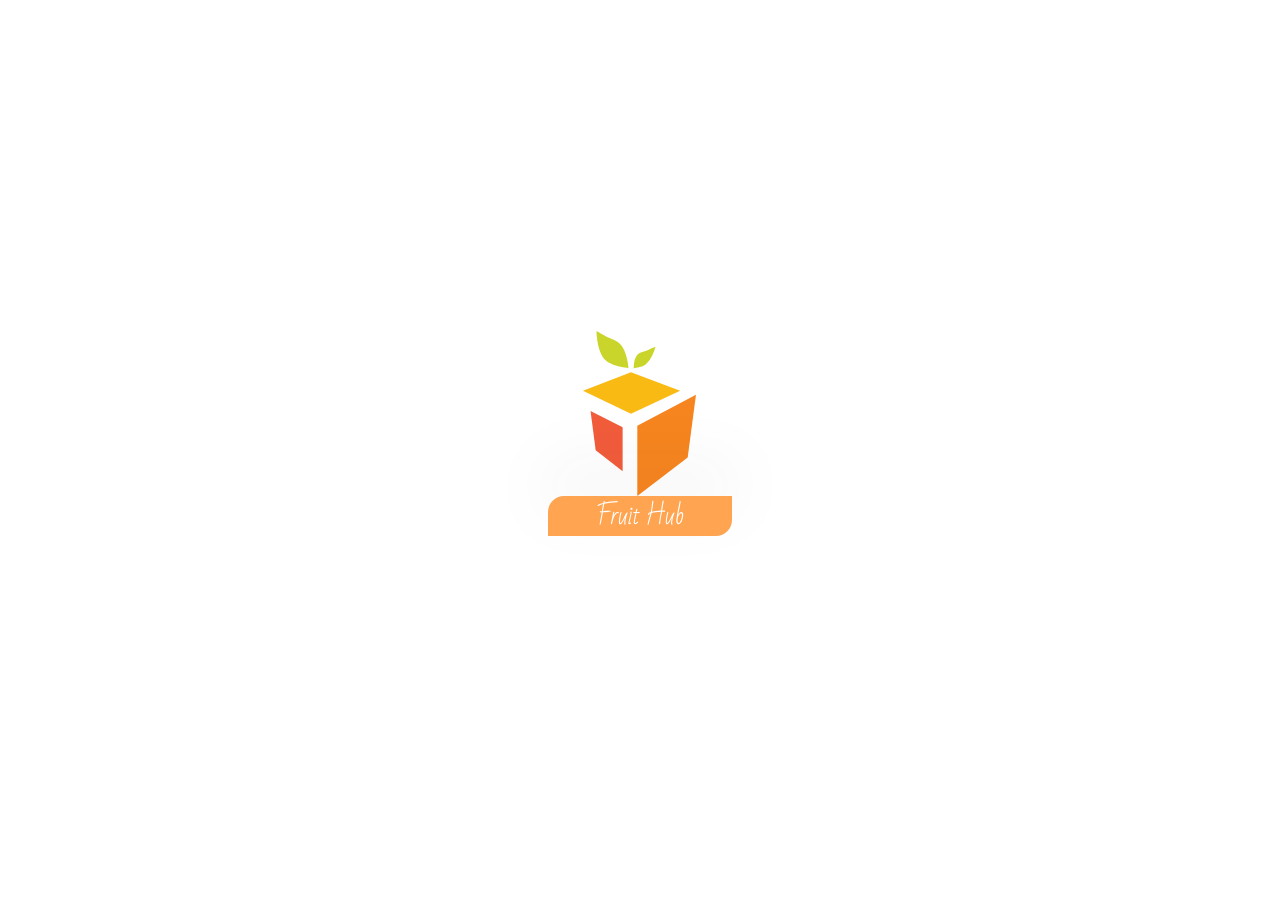
<file: index.html>
<!DOCTYPE html>
<html lang="en">
<head>
    <meta charset="UTF-8">
    <meta name="viewport" content="width=device-width, initial-scale=1.0">

    <!-- LINKS -->
    <link rel="stylesheet" href="./styles/style.css">
    <link rel="shortcut icon" href="./images/favicon.ico" type="image/x-icon">

    <title>Fruit Hub App</title>
</head>
<body>
    
    <main>
        <div class="container">
            <div class="logo">
                <a href="./welcome.html">
                    <img src="./images/logo.svg" alt="fruithub logo" class="logo--animation">
                </a>
            </div>
        </div>
    </main>

    <!-- SCRIPTS -->
    <script src="./js/index.js"></script>
    
</body>
</html>
</file>
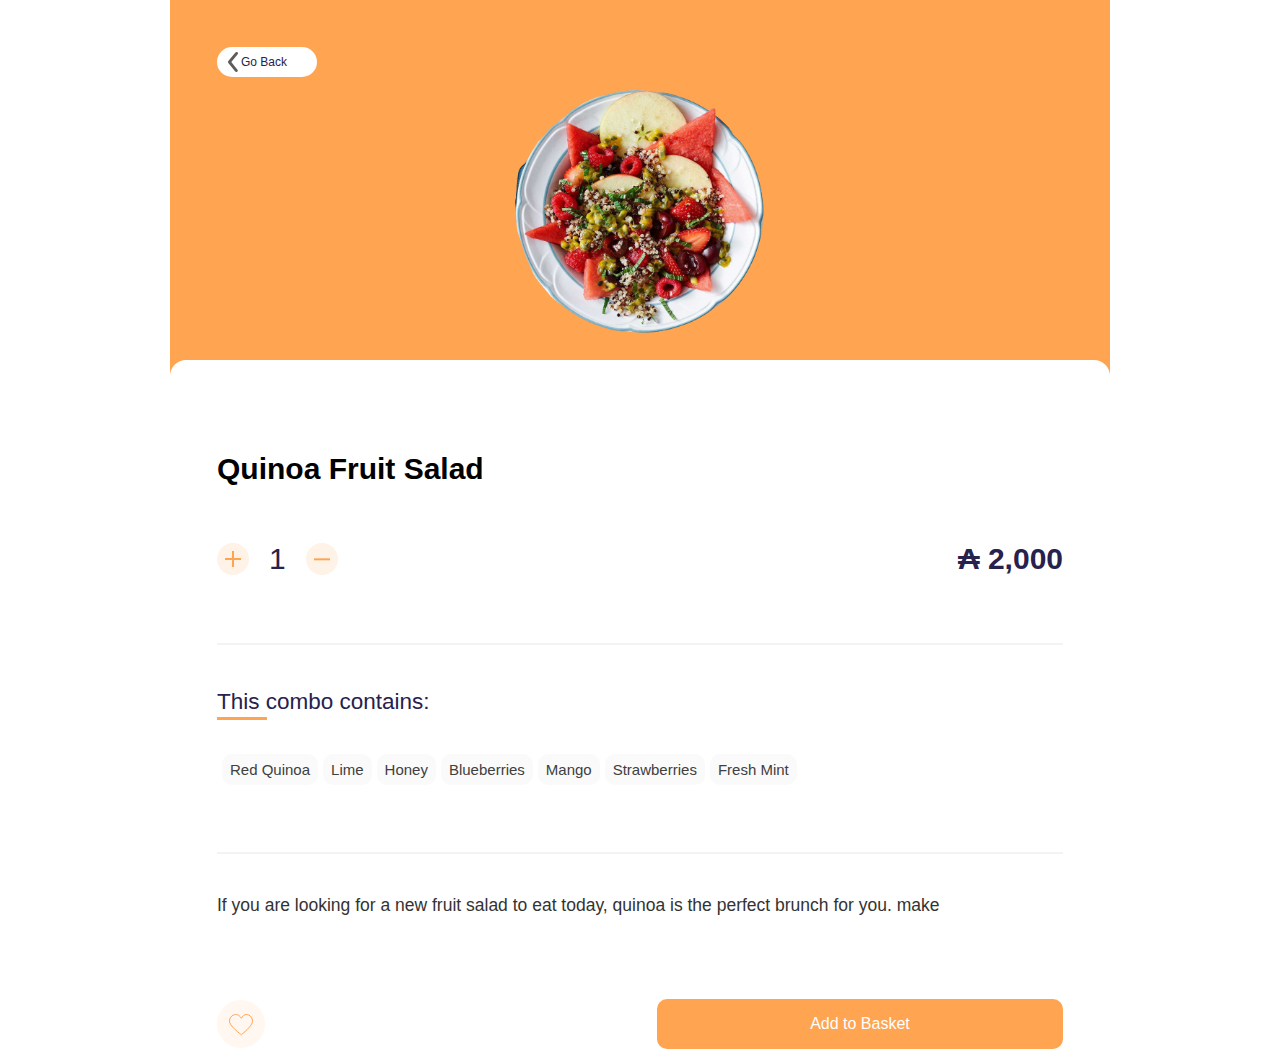
<file: addbasket.html>
<!DOCTYPE html>
<html lang="en">
<head>
    <meta charset="UTF-8">
    <meta name="viewport" content="width=device-width, initial-scale=1.0">

    <!-- LINKS -->
    <link rel="stylesheet" href="./styles/style.css">
    <link rel="shortcut icon" href="./images/favicon.ico" type="image/x-icon">

    <title>Fruit Hub App | Add to Basket</title>
</head>
<body>
    
    <main>
        <div class="container"> 
            <div class="container__content">
                <section class="view">
                    <div class="view__button">
                        <a href="./homescreen.html">
                            <img src="./images/back.svg" alt="">
                            Go Back
                        </a>
                    </div>
                    <div class="view__image">
                        <img src="./images/quinoa.svg" alt="quinoa fruit salad">
                    </div>
                </section>
                <section class="info">
                    <section class="info__price">
                        <h1>Quinoa Fruit Salad</h1>
                        <div class="info__add">
                            <div>
                                <img src="./images/plus.svg" alt="add basket">
                                <span>1</span>
                                <img src="./images/remove.svg" alt="remove basket">
                            </div>
                            <p>₳ 2,000</p>
                        </div>
                    </section>
                    <section class="info__tags">
                        <h2>This combo contains:</h2>
                        <div>
                            <ul>
                                <li>Red Quinoa</li>
                                <li>Lime</li>
                                <li>Honey</li>
                                <li>Blueberries</li>
                                <li>Mango</li>
                                <li>Strawberries</li>
                                <li>Fresh Mint</li>
                            </ul>
                        </div>
                    </section>
                    <section class="info__text">
                        <p>If you are looking for a new fruit salad to eat today, quinoa is the perfect brunch for you. make</p>
                    </section>
                    <section class="info__buttons">
                        <img src="./images/heart-circle.svg" alt="favorite">
                        <button>Add to Basket</button>
                    </section>
                </section>
            </div>
        </div>
    </main>

</body>
</html>
</file>
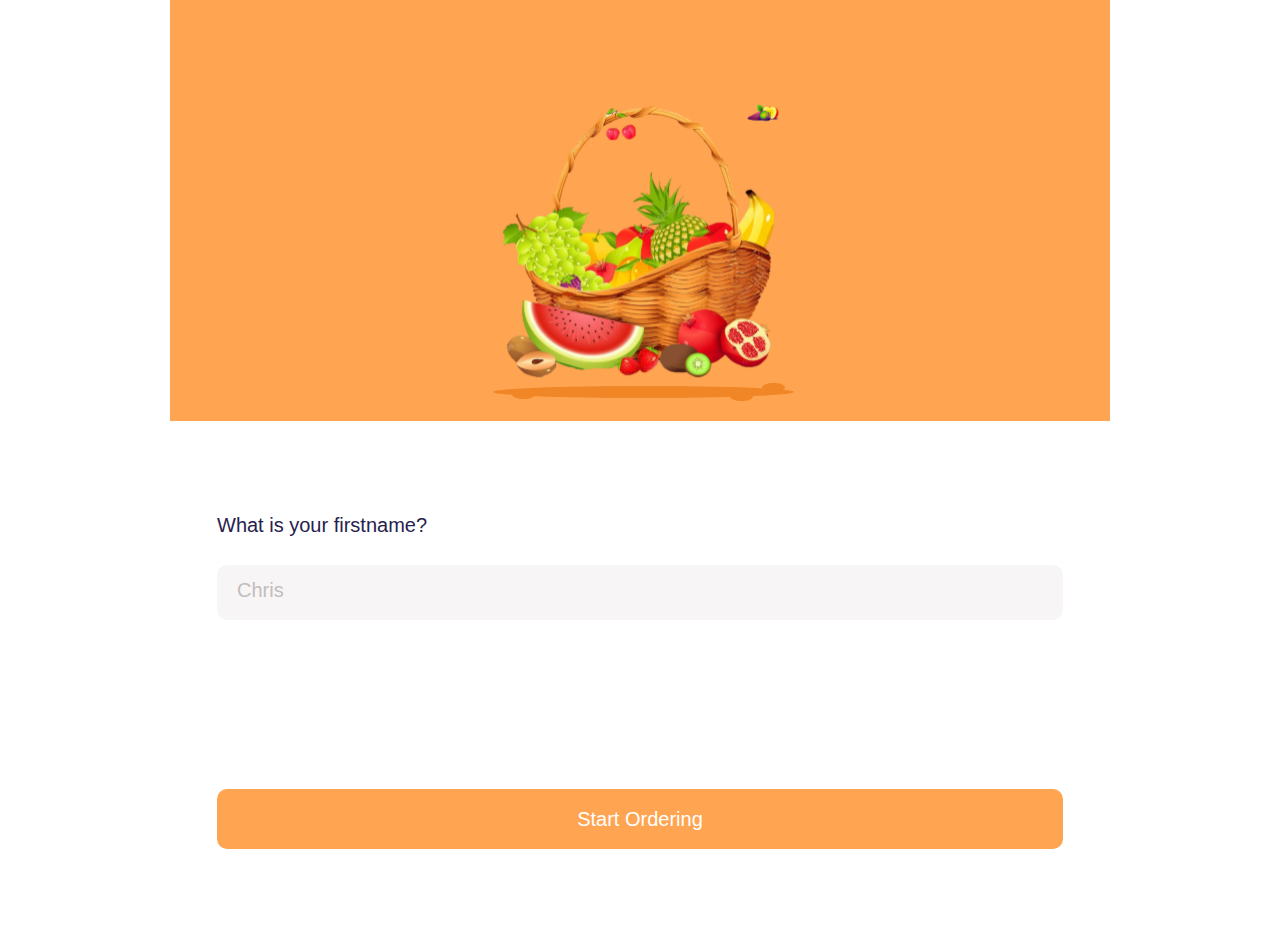
<file: authentication.html>
<!DOCTYPE html>
<html lang="en">
<head>
    <meta charset="UTF-8">
    <meta name="viewport" content="width=device-width, initial-scale=1.0">

    <!-- LINKS -->
    <link rel="stylesheet" href="./styles/style.css">
    <link rel="shortcut icon" href="./images/favicon.ico" type="image/x-icon">

    <title>Fruit Hub App | Authentication</title>
</head>
<body>
    
    <main>
        <div class="container">

            <section class="authentication">
                <div class="authentication__image">
                    <img src="./images/basket-2.svg" alt="fruit basket">
                </div>
                <form class="authentication__form">
                    <div class="authentication__content">
                        <label class="content__title">What is your firstname?</label>
                        <input type="text" class="authentication__input" placeholder="Chris">
                        <p class="authentication__text--hidden">* Please enter a name</p>
                    </div>

                    <div class="authentication__button">
                        <a class="authentication__submit">Start Ordering</a>
                    </div>
                </form>
            </section>

        </div>
    </main>

    <!-- SCRIPTS -->
    <script src="./js/authentication.js"></script>

</body>
</html>
</file>
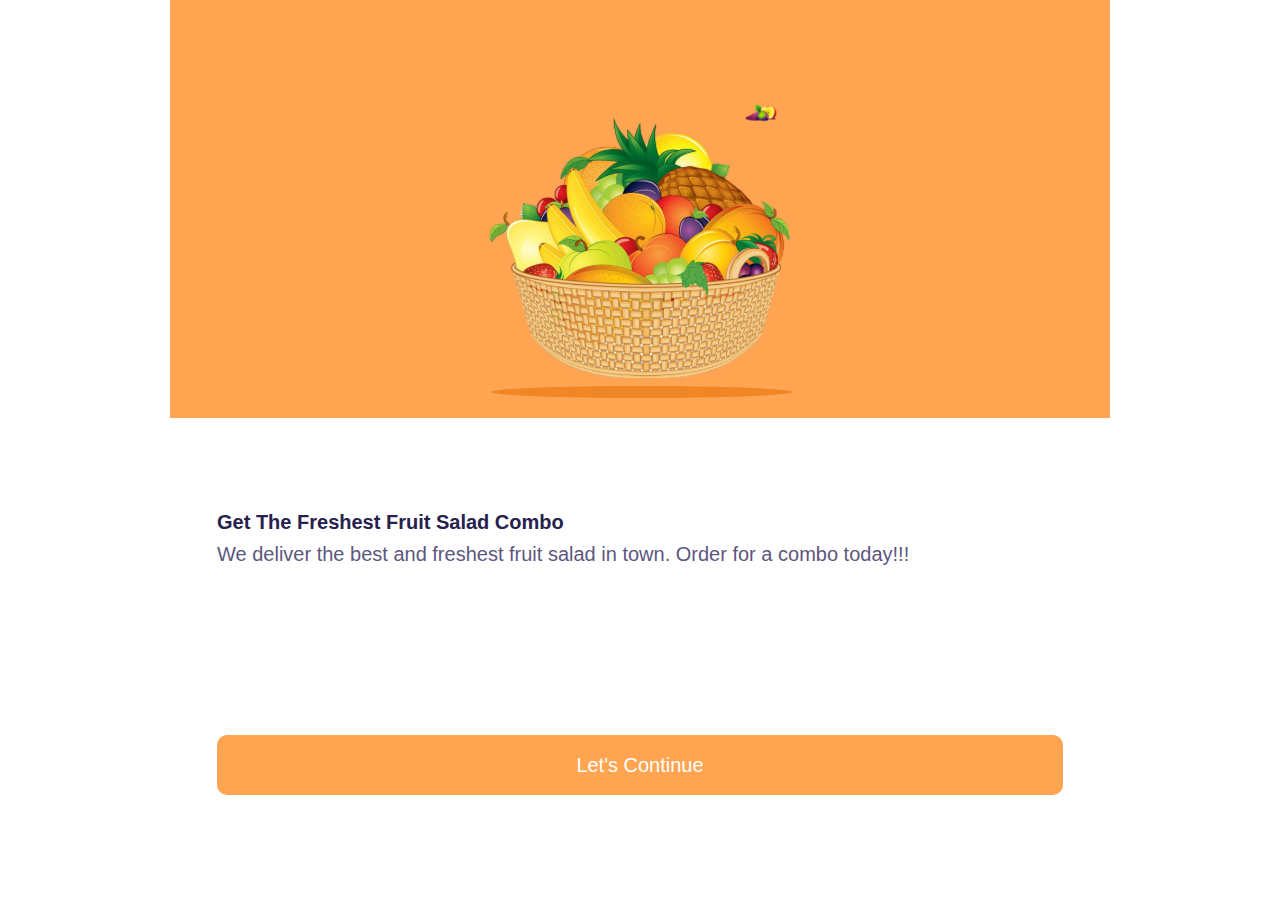
<file: welcome.html>
<!DOCTYPE html>
<html lang="en">
<head>
    <meta charset="UTF-8">
    <meta name="viewport" content="width=device-width, initial-scale=1.0">

    <!-- LINKS -->
    <link rel="stylesheet" href="./styles/style.css">
    <link rel="shortcut icon" href="./images/favicon.ico" type="image/x-icon">

    <title>Fruit Hub App | Welcome</title>
</head>
<body>
    
    <main>
        <div class="container">

            <section class="welcome">
                <div class="welcome__image">
                    <img src="./images/basket.svg" alt="fruit basket">
                </div>
                <div class="welcome__content">
                    <h1 class="content__title">Get The Freshest Fruit Salad Combo</h1>
                    <p class="welcome__text">We deliver the best and freshest fruit salad in town. Order for a combo today!!!</p>

                    <div class="welcome__button">
                        <a href="./authentication.html">Let's Continue</a>
                    </div>
                </div>
            </section>

        </div>
    </main>

</body>
</html>
</file>
<file: styles/style.css>
/* http://meyerweb.com/eric/tools/css/reset/ 
    v2.0 | 20110126
    License: none (public domain)
*/
@import url("http://fonts.cdnfonts.com/css/tt-norms-pro");
@import url("http://fonts.cdnfonts.com/css/tt-norms-pro");
@import url("http://fonts.cdnfonts.com/css/tt-norms-pro");
@import url("http://fonts.cdnfonts.com/css/tt-norms-pro");
@import url("http://fonts.cdnfonts.com/css/tt-norms-pro");
html, body, div, span, applet, object, iframe,
h1, h2, h3, h4, h5, h6, p, blockquote, pre,
a, abbr, acronym, address, big, cite, code,
del, dfn, em, img, ins, kbd, q, s, samp,
small, strike, strong, sub, sup, tt, var,
b, u, i, center,
dl, dt, dd, ol, ul, li,
fieldset, form, label, legend,
table, caption, tbody, tfoot, thead, tr, th, td,
article, aside, canvas, details, embed,
figure, figcaption, footer, header, hgroup,
menu, nav, output, ruby, section, summary,
time, mark, audio, video {
  margin: 0;
  padding: 0;
  border: 0;
  font-size: 100%;
  font: inherit;
  vertical-align: baseline;
}

/* HTML5 display-role reset for older browsers */
article, aside, details, figcaption, figure,
footer, header, hgroup, menu, nav, section {
  display: block;
}

body {
  line-height: 1;
}

ol, ul {
  list-style: none;
}

blockquote, q {
  quotes: none;
}

blockquote:before, blockquote:after,
q:before, q:after {
  content: "";
  content: none;
}

table {
  border-collapse: collapse;
  border-spacing: 0;
}

* {
  box-sizing: border-box;
}

html {
  font-size: calc(15px + 0.390625vw);
}

body {
  font-family: "TT Norms Pro", sans-serif;
}

main {
  height: 100vh;
  display: flex;
  align-items: center;
  justify-content: center;
}

.container {
  width: 940px;
  min-width: 230px;
  height: 100%;
}

.logo {
  width: 100%;
  height: 100%;
  display: flex;
  align-items: center;
  justify-content: center;
}
.logo img {
  width: 100%;
  height: auto;
}

.welcome {
  display: flex;
  flex-direction: column;
}
.welcome__image {
  background: #FFA451;
  width: 100%;
  max-height: 50%;
  padding: 10% 0 20px 0;
  display: flex;
  align-items: center;
  justify-content: center;
}
.welcome__image img {
  max-width: 80%;
}
.welcome__content {
  height: 50%;
  display: flex;
  flex-direction: column;
  justify-content: center;
  padding: 10% 5%;
}
.welcome__content h1 {
  font-weight: bold;
  color: #27214D;
  font-size: 1rem;
}
.welcome__content p {
  color: #5D577E;
  line-height: 24px;
  margin-top: 10px;
  font-size: 1rem;
}
.welcome__content .welcome__button {
  margin-top: 20%;
  display: flex;
  align-items: center;
  justify-content: center;
}
.welcome__content .welcome__button a {
  color: #FFFFFF;
  text-decoration: none;
  width: 100%;
  padding: 20px;
  border-radius: 10px;
  background-color: #FFA451;
  text-align: center;
  transition: 1s all;
  cursor: pointer;
}
.welcome__content .welcome__button a:hover {
  background-color: #27214D;
}
.welcome__content .welcome__button a:active {
  transform: scale(1.1);
}

.logo--animation {
  -webkit-animation: pulse 2s;
          animation: pulse 2s;
}
@-webkit-keyframes pulse {
  0% {
    transform: scale(1.1);
  }
  50% {
    transform: scale(0.8);
  }
  100% {
    transform: scale(1);
  }
}
@keyframes pulse {
  0% {
    transform: scale(1.1);
  }
  50% {
    transform: scale(0.8);
  }
  100% {
    transform: scale(1);
  }
}

.authentication {
  display: flex;
  flex-direction: column;
}
.authentication__image {
  background: #FFA451;
  width: 100%;
  max-height: 50%;
  padding: 10% 0 20px 0;
  display: flex;
  align-items: center;
  justify-content: center;
}
.authentication__image img {
  max-width: 80%;
}
.authentication__form {
  height: 50%;
  display: flex;
  flex-direction: column;
  justify-content: center;
  padding: 10% 5%;
}
.authentication__form .authentication__content {
  display: flex;
  flex-direction: column;
}
.authentication__form .authentication__content label {
  color: #27214D;
  font-weight: 500;
  font-size: 1rem;
}
.authentication__form .authentication__content input {
  border: none;
  background-color: #F7F5F5;
  padding: 20px;
  margin-top: 30px;
  border-radius: 10px;
}
.authentication__form .authentication__content input::-moz-placeholder {
  color: #C2BDBD;
  font-size: 1rem;
}
.authentication__form .authentication__content input:-ms-input-placeholder {
  color: #C2BDBD;
  font-size: 1rem;
}
.authentication__form .authentication__content input::placeholder {
  color: #C2BDBD;
  font-size: 1rem;
}
.authentication__form .authentication__content input:focus {
  font-size: 1rem;
}
.authentication__form .authentication__content p {
  padding-top: 2%;
  color: red;
}
.authentication__form .authentication__content .authentication__text--hidden {
  display: none;
}
.authentication__form .authentication__button {
  margin-top: 20%;
  display: flex;
  align-items: center;
  justify-content: center;
}
.authentication__form .authentication__button a {
  color: #FFFFFF;
  text-decoration: none;
  width: 100%;
  padding: 20px;
  border-radius: 10px;
  background-color: #FFA451;
  text-align: center;
  transition: 0.8s all;
  cursor: pointer;
}
.authentication__form .authentication__button a:hover {
  background-color: #27214D;
}
.authentication__form .authentication__button a:active {
  transform: scale(1.1);
}

.header .intro {
  display: flex;
  justify-content: space-between;
  align-items: center;
  margin: 5%;
}
.header .intro__welcome {
  display: flex;
}
.header .intro__welcome h2 {
  margin-left: 20px;
  font-weight: 400;
  color: #27214D;
  font-size: 0.875rem;
}
.header .intro__basket {
  border-radius: 50%;
  box-shadow: 0px 0px 5px 0px rgba(0, 0, 0, 0.1);
}
.header .form__search {
  display: flex;
  margin: 5%;
}
.header .form__search .form__input {
  display: flex;
  align-items: center;
  background-color: #F5F5F5;
  border-radius: 16px;
  padding: 20px;
  width: 100%;
}
.header .form__search .form__input i {
  color: #B4B4C0;
}
.header .form__search .form__input input {
  width: 100%;
  border: none;
  background-color: transparent;
  margin-left: 15px;
  color: #B4B4C0;
  font-size: 0.75rem;
}
.header .form__search .form__input input:focus {
  outline: none;
  font-size: 0.75rem;
}
.header .form__search .form__input input::-moz-placeholder {
  color: #B4B4C0;
}
.header .form__search .form__input input:-ms-input-placeholder {
  color: #B4B4C0;
}
.header .form__search .form__input input::placeholder {
  color: #B4B4C0;
}
.header .form__search div {
  margin-left: 5px;
}

.tags {
  display: flex;
  flex-wrap: nowrap;
  overflow-x: auto;
  width: 100%;
  padding: 8px 20px;
  background-color: #FAFAFA;
  -webkit-overflow-scrolling: touch;
}
.tags__card {
  flex: 0 0 auto;
  margin-right: 10px;
  box-shadow: 0px 0px 5px 0px rgba(0, 0, 0, 0.1);
  background-color: #FFFFFF;
  border-radius: 10px;
  width: 35%;
  height: 32px;
  text-align: center;
  display: flex;
  justify-content: center;
  align-items: center;
  padding: 5px;
}
.tags__card span {
  color: #333333;
  font-size: 0.875rem;
}
.tags__card:first-child {
  width: 15%;
}
.tags::-webkit-scrollbar {
  display: none;
}

.recommended {
  margin: 7% 5% 5% 5%;
}
.recommended h2 {
  font-size: 1.125rem;
  line-height: 30px;
}
.recommended h2::after {
  content: "";
  display: block;
  width: 50px;
  height: 3px;
  background-color: #FFA451;
}
.recommended__content {
  display: flex;
  justify-content: space-around;
  margin-top: 5%;
}
.recommended__content .card {
  box-shadow: 0px 0px 5px 0px rgba(0, 0, 0, 0.05);
  border-radius: 16px;
  text-align: center;
  padding: 5%;
  margin-left: 6px;
  width: 50%;
}
.recommended__content .card__heart {
  text-align: right;
}
.recommended__content .card__heart img {
  width: 20px;
}
.recommended__content .card__food img {
  width: 100%;
  height: 12.5vh;
}
.recommended__content .card p {
  margin-top: 15px;
  font-weight: 500;
  font-size: 80%;
  color: #27214D;
}
.recommended__content .card__price {
  display: flex;
  justify-content: space-around;
  color: #FFA451;
  margin-top: 8px;
}
.recommended__content .card__price span {
  align-self: flex-end;
  font-size: 0.875rem;
}

.combos {
  margin: 7% 5% 5% 5%;
  padding-bottom: 20px;
}
.combos__nav {
  display: flex;
  margin-bottom: 20px;
}
.combos__nav h2 {
  cursor: pointer;
  font-size: 1.125rem;
  line-height: 30px;
  color: #27214D;
}
.combos__nav h2:not(h2:first-child) {
  margin-left: 30px;
  color: #253F66;
  opacity: 0.5;
}
.combos__nav h2:first-child::after {
  content: "";
  display: block;
  width: 40px;
  height: 3px;
  background-color: #FFA451;
}
.combos__content {
  display: flex;
  flex-wrap: nowrap;
  overflow-x: auto;
  width: 100%;
  -webkit-overflow-scrolling: touch;
}
.combos__content .card {
  flex: 0 0 auto;
  margin-right: 8px;
  border-radius: 16px;
  padding: 3%;
  width: 46%;
  text-align: center;
  justify-content: center;
}
.combos__content .card__heart {
  text-align: right;
}
.combos__content .card__heart img {
  width: 20px;
}
.combos__content .card a {
  width: 100%;
}
.combos__content .card__food {
  width: 100%;
  height: 45%;
  display: flex;
  justify-content: center;
  align-items: center;
}
.combos__content .card__food img {
  width: 70%;
  max-height: 10vh;
}
.combos__content .card p {
  margin-top: 5%;
  font-weight: 500;
  font-size: 0.875rem;
  color: #27214D;
}
.combos__content .card__price {
  display: flex;
  justify-content: space-around;
  color: #FFA451;
  margin-top: 5px;
}
.combos__content .card__price span {
  align-self: flex-end;
  font-size: 0.875rem;
}
.combos__content .card:first-child {
  background-color: #FFFCF2;
}
.combos__content .card:nth-child(2) {
  background-color: #FEF4F4;
}
.combos__content .card:nth-child(3) {
  background-color: #F1EFF6;
}
.combos__content .card:last-child {
  background-color: #F1F6FF;
}
.combos__content::-webkit-scrollbar {
  display: none;
}

@media screen and (max-width: 240px) {
  .recommended__content .card__food img {
    height: 80px;
  }
  .combos__nav h2 {
    font-size: 85%;
  }
  .combos__nav h2:not(h2:first-child) {
    margin-left: 20px;
  }
  .combos__content .card {
    width: 60%;
  }
}
.container__content {
  width: 100%;
  height: 100%;
  background-color: #FFA451;
}

.view {
  width: 100%;
  height: 40%;
  background-color: #FFA451;
  display: flex;
  flex-direction: column;
}
.view__button {
  padding: 5% 0 1% 5%;
}
.view__button a {
  width: 5rem;
  display: flex;
  align-items: center;
  background-color: #FFFFFF;
  text-decoration: none;
  border-radius: 100px;
  padding: 5px;
  font-size: 12px;
  color: #27214D;
}
.view__button a img {
  margin: 0 3px 0 6px;
}
.view__image {
  width: 100%;
  height: 100%;
  display: flex;
  justify-content: center;
  align-items: center;
  padding-bottom: 2%;
}
.view__image img {
  max-width: 100%;
  height: 100%;
}

.info {
  width: 100%;
  height: 60%;
  padding: 10% 5% 0 5%;
  border-radius: 16px 16px 0 0;
  background-color: #FFFFFF;
}
.info__price h1 {
  font-size: 1.5rem;
  font-weight: bold;
}
.info__price .info__add {
  display: flex;
  justify-content: space-between;
  align-items: center;
  margin-top: 7%;
  color: #27214D;
  border-bottom: 2px solid #F3F3F3;
  padding-bottom: 8%;
}
.info__price .info__add div {
  display: flex;
  align-items: center;
}
.info__price .info__add div span {
  margin: 0 20px;
  font-size: 1.5rem;
}
.info__price .info__add p {
  font-size: 1.5rem;
  font-weight: bold;
}
.info__price .info__add img {
  width: 32px;
  height: 32px;
}
.info__tags {
  padding-top: 5%;
  border-bottom: 2px solid #F3F3F3;
  padding-bottom: 8%;
}
.info__tags h2 {
  font-size: 1.125rem;
  line-height: 30px;
  color: #27214D;
}
.info__tags h2::after {
  content: "";
  display: block;
  width: 50px;
  height: 3px;
  background-color: #FFA451;
}
.info__tags ul {
  display: flex;
  flex-wrap: wrap;
  margin-top: 3%;
}
.info__tags ul li {
  background-color: #FAFAFA;
  border-radius: 10px;
  margin-left: 5px;
  padding: 8px;
  margin-top: 8px;
  color: #403E3E;
  font-size: 0.75rem;
}
.info__text {
  padding-top: 5%;
}
.info__text p {
  color: #333333;
  font-weight: 200;
  font-size: 0.875rem;
}
.info__buttons {
  display: flex;
  justify-content: space-between;
  align-items: center;
  margin-top: 10%;
  padding-bottom: 10px;
}
.info__buttons img {
  width: 48px;
  height: 48px;
}
.info__buttons button {
  width: 48%;
  height: 50px;
  border-radius: 10px;
  border: none;
  font-size: 16px;
  font-weight: 500;
  color: #FFFFFF;
  background-color: #FFA451;
  cursor: pointer;
}
.info__buttons button:hover {
  background-color: #27214D;
}
.info__buttons button:active {
  transform: scale(1.1);
}/*# sourceMappingURL=style.css.map */
</file>
